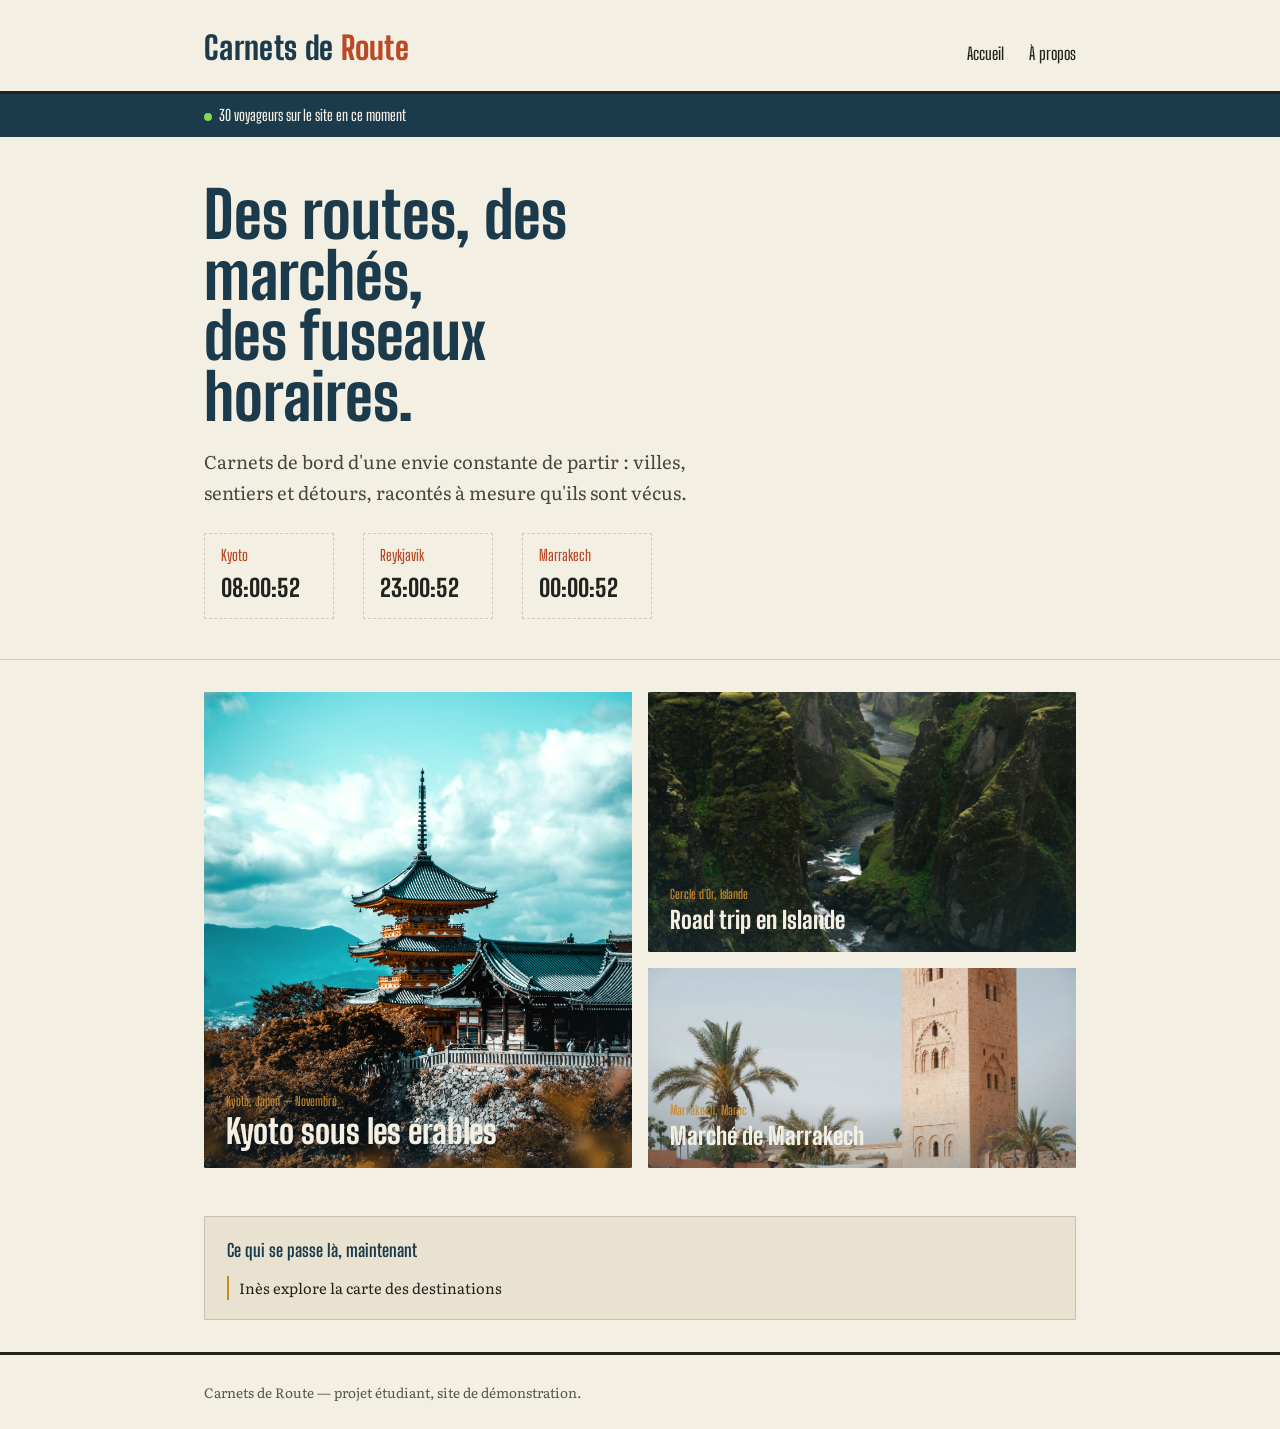
<file: index.html>
<!DOCTYPE html>
<html lang="fr">
<head>
<meta charset="UTF-8">
<meta name="viewport" content="width=device-width, initial-scale=1.0">
<title>Carnets de Route — Blog Voyage</title>
<link rel="preconnect" href="https://fonts.googleapis.com">
<link rel="preconnect" href="https://fonts.gstatic.com" crossorigin>
<link href="https://fonts.googleapis.com/css2?family=Big+Shoulders+Display:wght@600;800&family=Literata:ital,opsz,wght@0,18..144,400;0,18..144,600;1,18..144,400&display=swap" rel="stylesheet">
<link rel="stylesheet" href="style.css">


<script async src="https://www.googletagmanager.com/gtag/js?id=G-Y0S52DSMB1"></script>
<script>
  window.dataLayer = window.dataLayer || [];
  function gtag(){dataLayer.push(arguments);}
  gtag('js', new Date());
  gtag('config', 'G-Y0S52DSMB1');
</script>

</head>
<body>

<header class="site-header">
  <div class="wrap">
    <a href="index.html" class="site-title">Carnets de <span>Route</span></a>
    <nav class="site-nav">
      <a href="index.html">Accueil</a>
      <a href="about.html">À propos</a>
    </nav>
  </div>
</header>

<div class="status-bar">
  <div class="wrap">
    <span><span class="dot"></span><span id="online-count">32</span> voyageurs sur le site en ce moment</span>
  </div>
</div>

<section class="hero">
  <div class="wrap">
    <h1>Des routes, des marchés,<span class="line2">des fuseaux horaires.</span></h1>
    <p>Carnets de bord d'une envie constante de partir : villes, sentiers et détours, racontés à mesure qu'ils sont vécus.</p>

    <div class="world-clocks">
      <div class="clock">
        <div class="city">Kyoto</div>
        <div class="time" id="clock-tokyo">--:--:--</div>
      </div>
      <div class="clock">
        <div class="city">Reykjavik</div>
        <div class="time" id="clock-reykjavik">--:--:--</div>
      </div>
      <div class="clock">
        <div class="city">Marrakech</div>
        <div class="time" id="clock-marrakech">--:--:--</div>
      </div>
    </div>
  </div>
</section>

<div class="wrap">
  <div class="bento">
    <a class="entry-card" href="article-kyoto.html">
      <div class="photo" style="position:absolute; inset:0;">
        <img src="images/kyoto.jpg" alt="Kyoto sous les érables" loading="lazy" onerror="this.style.display='none'">
      </div>
      <div class="card-inner">
        <div class="meta">Kyoto, Japon — Novembre</div>
        <h3>Kyoto sous les érables</h3>
      </div>
    </a>

    <a class="entry-card" href="article-islande.html">
      <div class="photo" style="position:absolute; inset:0;">
        <img src="images/islande.jpg" alt="Road trip en Islande" loading="lazy" onerror="this.style.display='none'">
      </div>
      <div class="card-inner">
        <div class="meta">Cercle d'Or, Islande</div>
        <h3>Road trip en Islande</h3>
      </div>
    </a>

    <a class="entry-card" href="article-marrakech.html">
      <div class="photo" style="position:absolute; inset:0;">
        <img src="images/marrakech.jpg" alt="Marché de Marrakech" loading="lazy" onerror="this.style.display='none'">
      </div>
      <div class="card-inner">
        <div class="meta">Marrakech, Maroc</div>
        <h3>Marché de Marrakech</h3>
      </div>
    </a>
  </div>

  <div class="activity">
    <h2>Ce qui se passe là, maintenant</h2>
    <ul id="activity-feed"></ul>
  </div>
</div>

<footer class="site-footer">
  <div class="wrap">
    Carnets de Route — projet étudiant, site de démonstration.
  </div>
</footer>

<script src="script.js"></script>
</body>
</html>
</file>
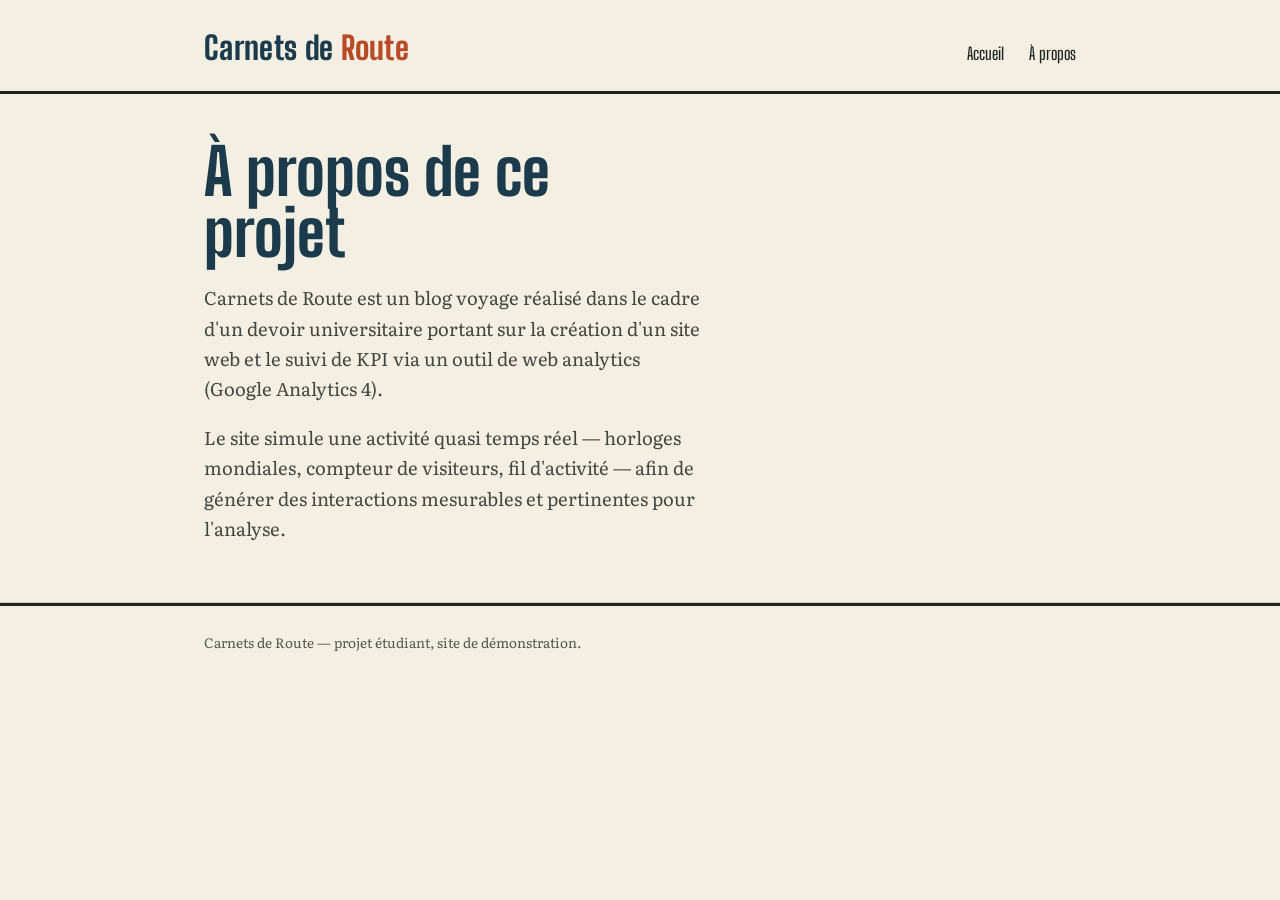
<file: about.html>
<!DOCTYPE html>
<html lang="fr">
<head>
<meta charset="UTF-8">
<meta name="viewport" content="width=device-width, initial-scale=1.0">
<title>À propos — Carnets de Route</title>
<link rel="preconnect" href="https://fonts.googleapis.com">
<link rel="preconnect" href="https://fonts.gstatic.com" crossorigin>
<link href="https://fonts.googleapis.com/css2?family=Big+Shoulders+Display:wght@600;800&family=Literata:ital,opsz,wght@0,18..144,400;0,18..144,600;1,18..144,400&display=swap" rel="stylesheet">
<link rel="stylesheet" href="style.css">
</head>
<body>

  
<script async src="https://www.googletagmanager.com/gtag/js?id=G-Y0S52DSMB1"></script>
<script>
  window.dataLayer = window.dataLayer || [];
  function gtag(){dataLayer.push(arguments);}
  gtag('js', new Date());
  gtag('config', 'G-Y0S52DSMB1');
</script>

  
<header class="site-header">
  <div class="wrap">
    <a href="index.html" class="site-title">Carnets de <span>Route</span></a>
    <nav class="site-nav">
      <a href="index.html">Accueil</a>
      <a href="about.html">À propos</a>
    </nav>
  </div>
</header>

<section class="hero">
  <div class="wrap">
    <h1>À propos de ce projet</h1>
    <p>Carnets de Route est un blog voyage réalisé dans le cadre d'un devoir universitaire portant sur la création d'un site web et le suivi de KPI via un outil de web analytics (Google Analytics 4).</p>
    <p>Le site simule une activité quasi temps réel — horloges mondiales, compteur de visiteurs, fil d'activité — afin de générer des interactions mesurables et pertinentes pour l'analyse.</p>
  </div>
</section>

<footer class="site-footer">
  <div class="wrap">
    Carnets de Route — projet étudiant, site de démonstration.
  </div>
</footer>

</body>
</html>
</file>
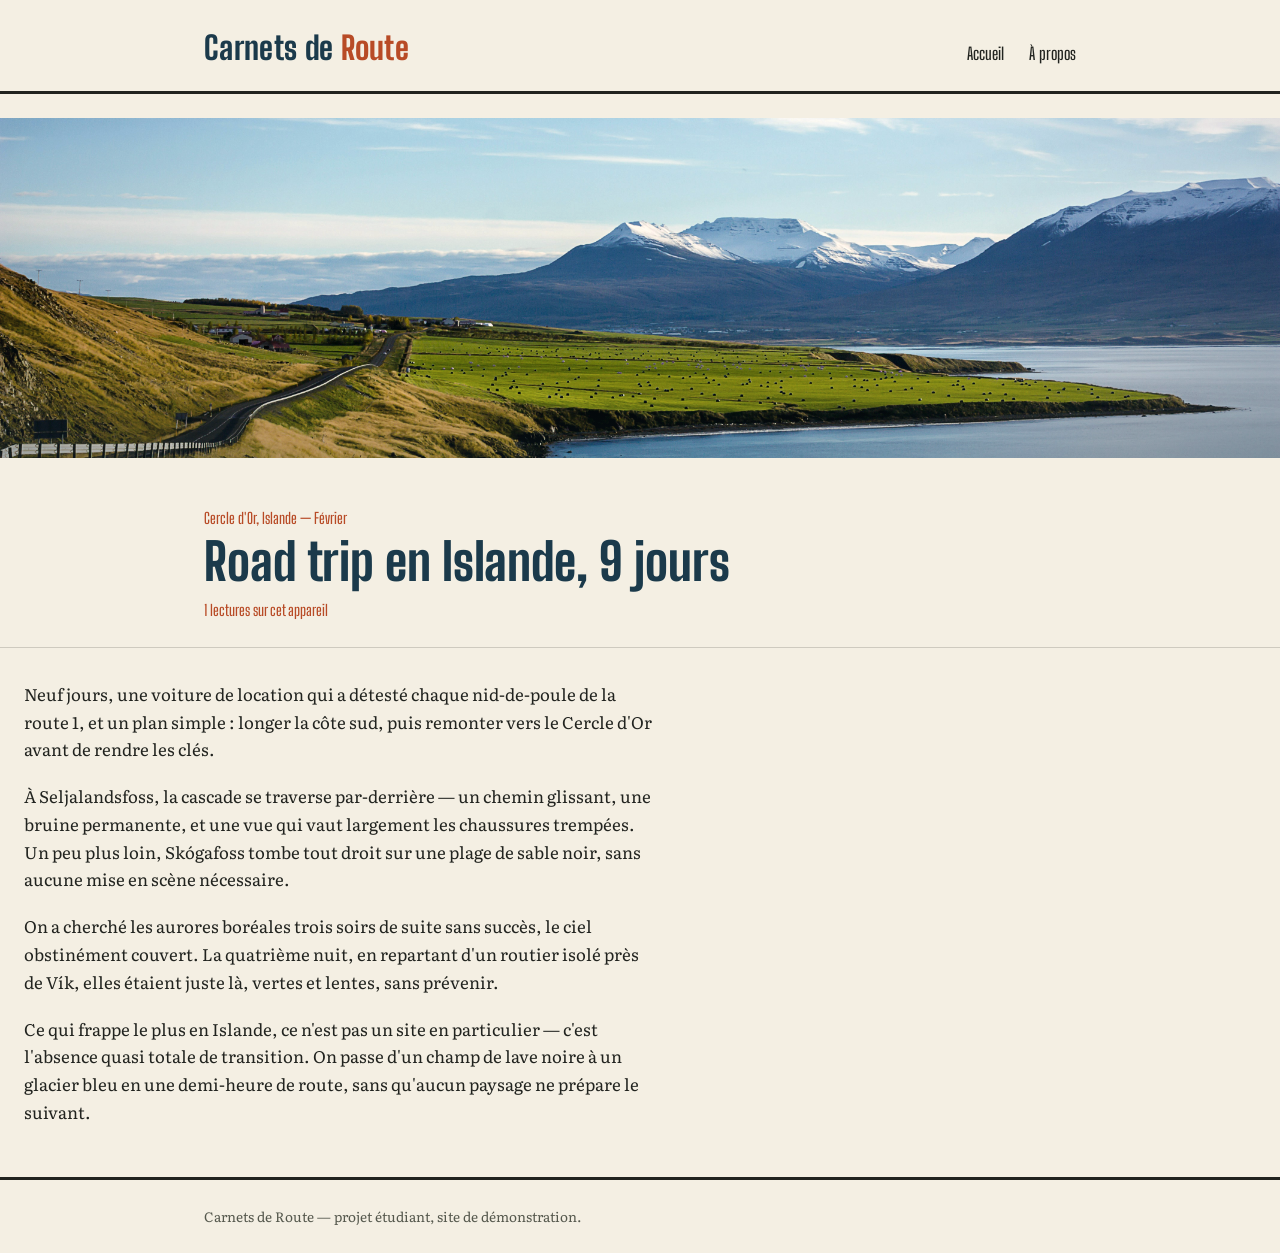
<file: article-islande.html>
<!DOCTYPE html>
<html lang="fr">
<head>
<meta charset="UTF-8">
<meta name="viewport" content="width=device-width, initial-scale=1.0">
<title>Road trip en Islande, 9 jours — Carnets de Route</title>
<link rel="preconnect" href="https://fonts.googleapis.com">
<link rel="preconnect" href="https://fonts.gstatic.com" crossorigin>
<link href="https://fonts.googleapis.com/css2?family=Big+Shoulders+Display:wght@600;800&family=Literata:ital,opsz,wght@0,18..144,400;0,18..144,600;1,18..144,400&display=swap" rel="stylesheet">
<link rel="stylesheet" href="style.css">

<script async src="https://www.googletagmanager.com/gtag/js?id=G-Y0S52DSMB1"></script>
<script>
  window.dataLayer = window.dataLayer || [];
  function gtag(){dataLayer.push(arguments);}
  gtag('js', new Date());
  gtag('config', 'G-Y0S52DSMB1');
</script>
  
</head>
<body data-article-id="islande">

<header class="site-header">
  <div class="wrap">
    <a href="index.html" class="site-title">Carnets de <span>Route</span></a>
    <nav class="site-nav">
      <a href="index.html">Accueil</a>
      <a href="about.html">À propos</a>
    </nav>
  </div>
</header>

<div class="photo article-photo">
  <img src="images/islande2.jpg" alt="Road trip en Islande" onerror="this.style.display='none'">
</div>

<header class="article-header">
  <div class="wrap">
    <div class="meta">Cercle d'Or, Islande — Février</div>
    <h1>Road trip en Islande, 9 jours</h1>
    <div class="views-counter"><span id="views-count">0</span> lectures sur cet appareil</div>
  </div>
</header>

<article class="article-body">
  <div class="wrap">
    <p>Neuf jours, une voiture de location qui a détesté chaque nid-de-poule de la route 1, et un plan simple : longer la côte sud, puis remonter vers le Cercle d'Or avant de rendre les clés.</p>

    <p>À Seljalandsfoss, la cascade se traverse par-derrière — un chemin glissant, une bruine permanente, et une vue qui vaut largement les chaussures trempées. Un peu plus loin, Skógafoss tombe tout droit sur une plage de sable noir, sans aucune mise en scène nécessaire.</p>

    <p>On a cherché les aurores boréales trois soirs de suite sans succès, le ciel obstinément couvert. La quatrième nuit, en repartant d'un routier isolé près de Vík, elles étaient juste là, vertes et lentes, sans prévenir.</p>

    <p>Ce qui frappe le plus en Islande, ce n'est pas un site en particulier — c'est l'absence quasi totale de transition. On passe d'un champ de lave noire à un glacier bleu en une demi-heure de route, sans qu'aucun paysage ne prépare le suivant.</p>
  </div>
</article>

<footer class="site-footer">
  <div class="wrap">
    Carnets de Route — projet étudiant, site de démonstration.
  </div>
</footer>

<script src="script.js"></script>
</body>
</html>
</file>
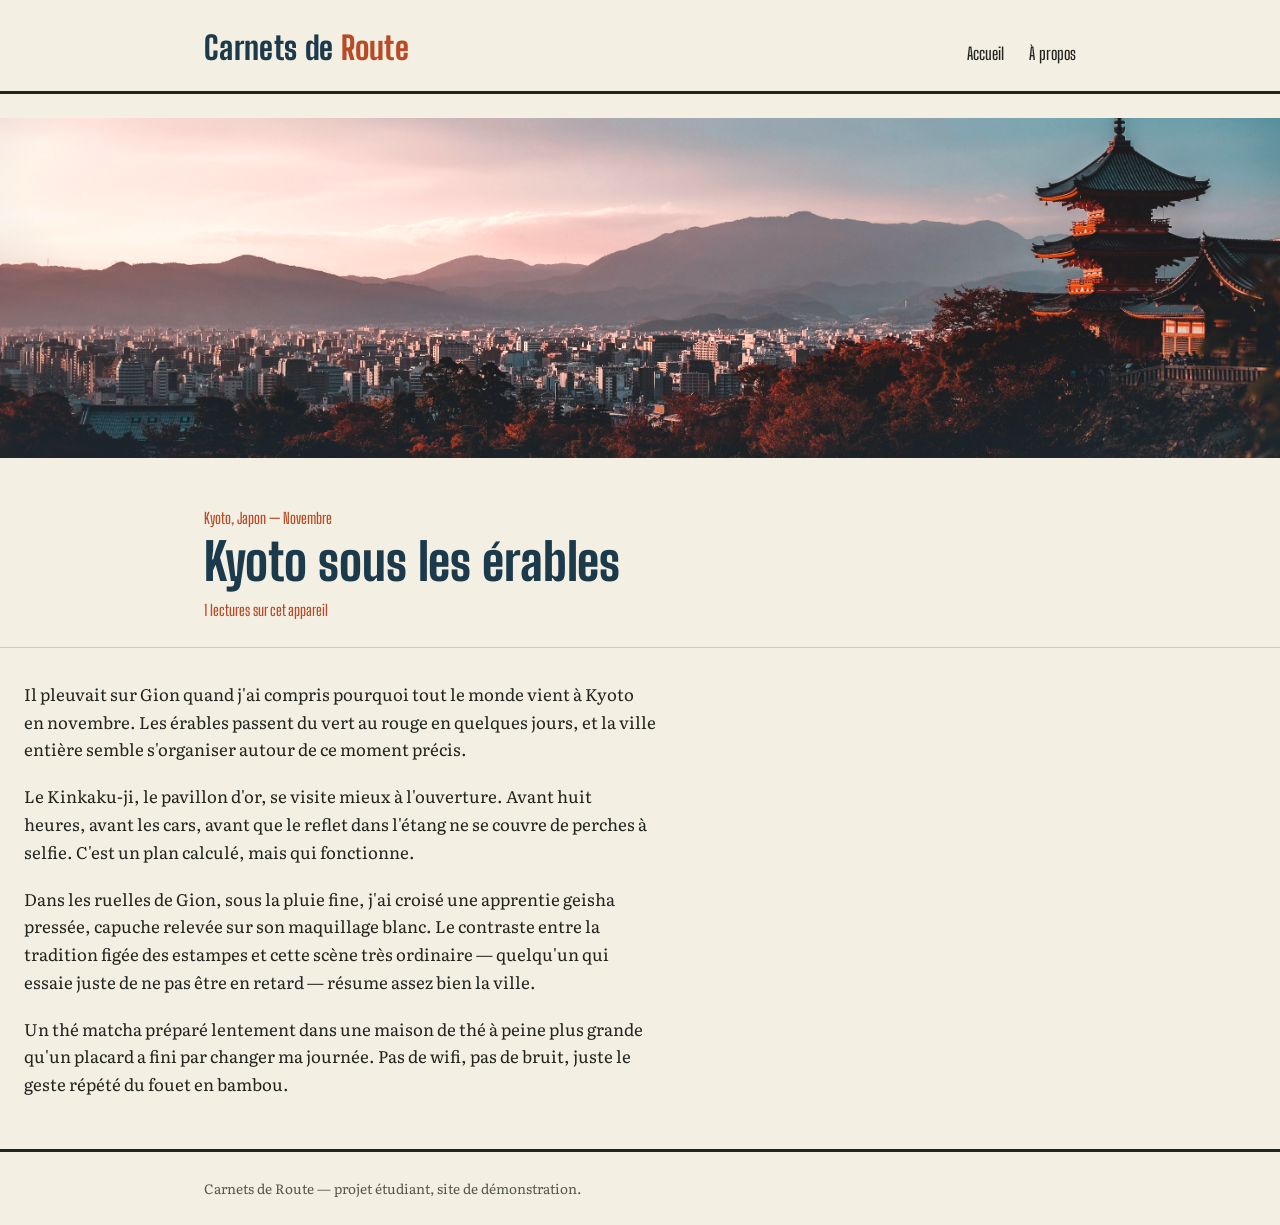
<file: article-kyoto.html>
<!DOCTYPE html>
<html lang="fr">
<head>
<meta charset="UTF-8">
<meta name="viewport" content="width=device-width, initial-scale=1.0">
<title>Kyoto sous les érables — Carnets de Route</title>
<link rel="preconnect" href="https://fonts.googleapis.com">
<link rel="preconnect" href="https://fonts.gstatic.com" crossorigin>
<link href="https://fonts.googleapis.com/css2?family=Big+Shoulders+Display:wght@600;800&family=Literata:ital,opsz,wght@0,18..144,400;0,18..144,600;1,18..144,400&display=swap" rel="stylesheet">
<link rel="stylesheet" href="style.css">


<script async src="https://www.googletagmanager.com/gtag/js?id=G-Y0S52DSMB1"></script>
<script>
  window.dataLayer = window.dataLayer || [];
  function gtag(){dataLayer.push(arguments);}
  gtag('js', new Date());
  gtag('config', 'G-Y0S52DSMB1');
</script>

</head>
<body data-article-id="kyoto">

<header class="site-header">
  <div class="wrap">
    <a href="index.html" class="site-title">Carnets de <span>Route</span></a>
    <nav class="site-nav">
      <a href="index.html">Accueil</a>
      <a href="about.html">À propos</a>
    </nav>
  </div>
</header>

<div class="photo article-photo">
  <img src="images/kyoto2.jpg" alt="Kyoto sous les érables" onerror="this.style.display='none'">
</div>

<header class="article-header">
  <div class="wrap">
    <div class="meta">Kyoto, Japon — Novembre</div>
    <h1>Kyoto sous les érables</h1>
    <div class="views-counter"><span id="views-count">0</span> lectures sur cet appareil</div>
  </div>
</header>

<article class="article-body">
  <div class="wrap">
    <p>Il pleuvait sur Gion quand j'ai compris pourquoi tout le monde vient à Kyoto en novembre. Les érables passent du vert au rouge en quelques jours, et la ville entière semble s'organiser autour de ce moment précis.</p>

    <p>Le Kinkaku-ji, le pavillon d'or, se visite mieux à l'ouverture. Avant huit heures, avant les cars, avant que le reflet dans l'étang ne se couvre de perches à selfie. C'est un plan calculé, mais qui fonctionne.</p>

    <p>Dans les ruelles de Gion, sous la pluie fine, j'ai croisé une apprentie geisha pressée, capuche relevée sur son maquillage blanc. Le contraste entre la tradition figée des estampes et cette scène très ordinaire — quelqu'un qui essaie juste de ne pas être en retard — résume assez bien la ville.</p>

    <p>Un thé matcha préparé lentement dans une maison de thé à peine plus grande qu'un placard a fini par changer ma journée. Pas de wifi, pas de bruit, juste le geste répété du fouet en bambou.</p>
  </div>
</article>

<footer class="site-footer">
  <div class="wrap">
    Carnets de Route — projet étudiant, site de démonstration.
  </div>
</footer>

<script src="script.js"></script>
</body>
</html>
</file>
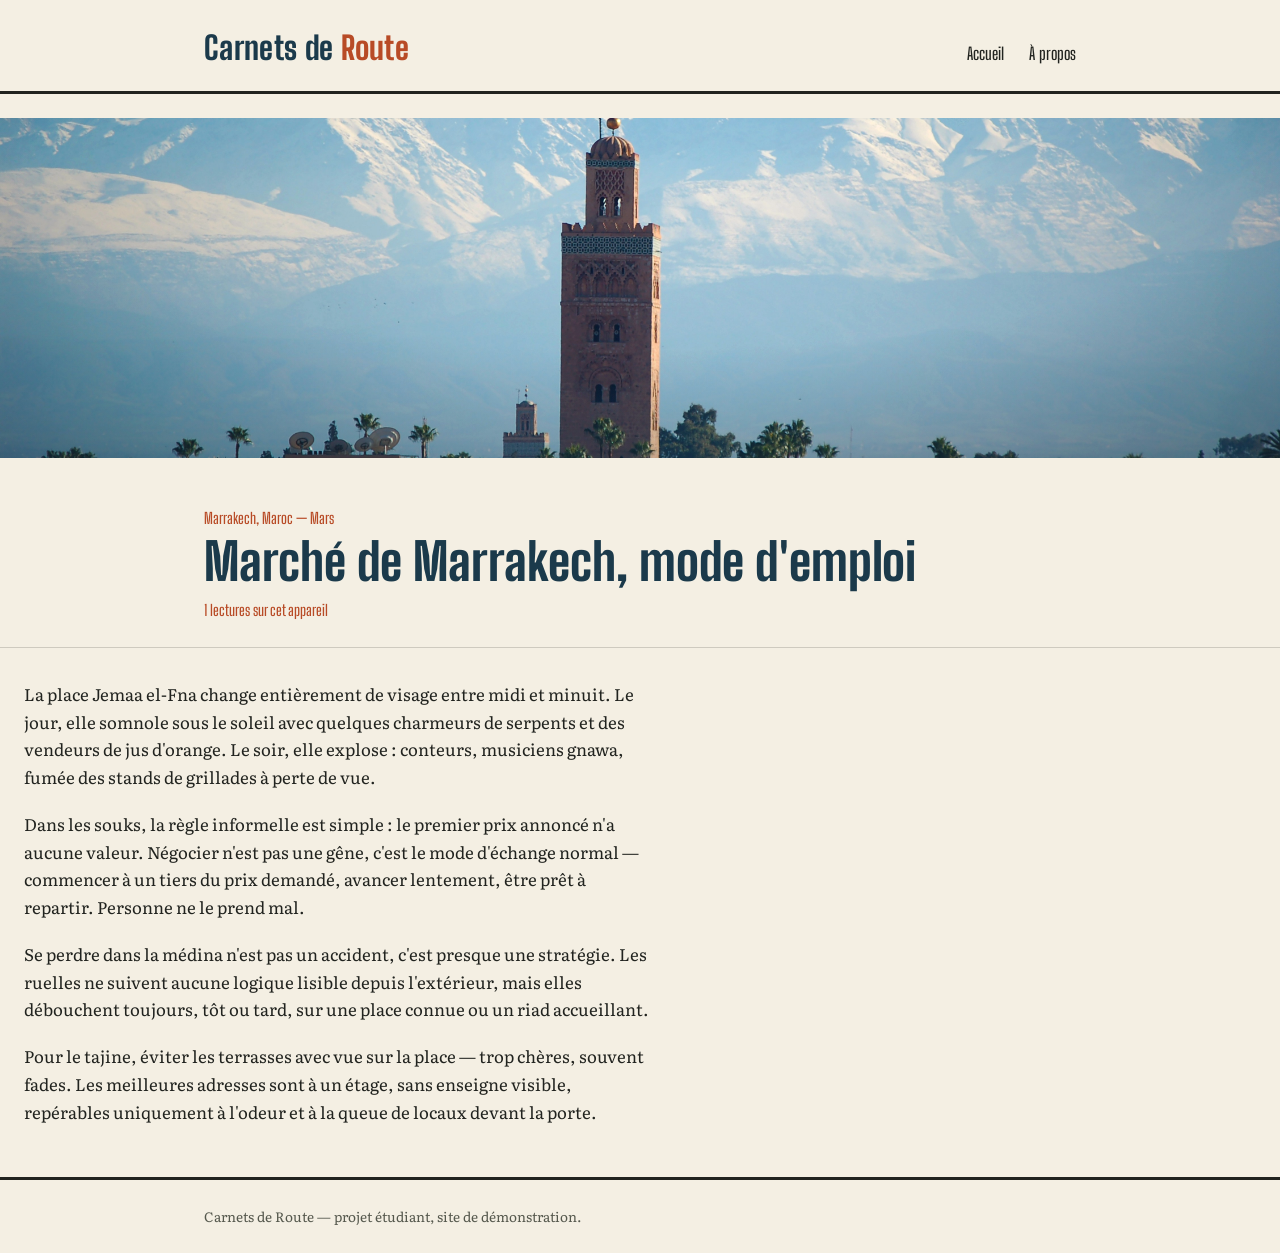
<file: article-marrakech.html>
<!DOCTYPE html>
<html lang="fr">
<head>
<meta charset="UTF-8">
<meta name="viewport" content="width=device-width, initial-scale=1.0">
<title>Marché de Marrakech, mode d'emploi — Carnets de Route</title>
<link rel="preconnect" href="https://fonts.googleapis.com">
<link rel="preconnect" href="https://fonts.gstatic.com" crossorigin>
<link href="https://fonts.googleapis.com/css2?family=Big+Shoulders+Display:wght@600;800&family=Literata:ital,opsz,wght@0,18..144,400;0,18..144,600;1,18..144,400&display=swap" rel="stylesheet">
<link rel="stylesheet" href="style.css">


<script async src="https://www.googletagmanager.com/gtag/js?id=G-Y0S52DSMB1"></script>
<script>
  window.dataLayer = window.dataLayer || [];
  function gtag(){dataLayer.push(arguments);}
  gtag('js', new Date());
  gtag('config', 'G-Y0S52DSMB1');
</script>

</head>
<body data-article-id="marrakech">

<header class="site-header">
  <div class="wrap">
    <a href="index.html" class="site-title">Carnets de <span>Route</span></a>
    <nav class="site-nav">
      <a href="index.html">Accueil</a>
      <a href="about.html">À propos</a>
    </nav>
  </div>
</header>

<div class="photo article-photo">
  <img src="images/marrakech2.jpg" alt="Marché de Marrakech" onerror="this.style.display='none'">
</div>

<header class="article-header">
  <div class="wrap">
    <div class="meta">Marrakech, Maroc — Mars</div>
    <h1>Marché de Marrakech, mode d'emploi</h1>
    <div class="views-counter"><span id="views-count">0</span> lectures sur cet appareil</div>
  </div>
</header>

<article class="article-body">
  <div class="wrap">
    <p>La place Jemaa el-Fna change entièrement de visage entre midi et minuit. Le jour, elle somnole sous le soleil avec quelques charmeurs de serpents et des vendeurs de jus d'orange. Le soir, elle explose : conteurs, musiciens gnawa, fumée des stands de grillades à perte de vue.</p>

    <p>Dans les souks, la règle informelle est simple : le premier prix annoncé n'a aucune valeur. Négocier n'est pas une gêne, c'est le mode d'échange normal — commencer à un tiers du prix demandé, avancer lentement, être prêt à repartir. Personne ne le prend mal.</p>

    <p>Se perdre dans la médina n'est pas un accident, c'est presque une stratégie. Les ruelles ne suivent aucune logique lisible depuis l'extérieur, mais elles débouchent toujours, tôt ou tard, sur une place connue ou un riad accueillant.</p>

    <p>Pour le tajine, éviter les terrasses avec vue sur la place — trop chères, souvent fades. Les meilleures adresses sont à un étage, sans enseigne visible, repérables uniquement à l'odeur et à la queue de locaux devant la porte.</p>
  </div>
</article>

<footer class="site-footer">
  <div class="wrap">
    Carnets de Route — projet étudiant, site de démonstration.
  </div>
</footer>

<script src="script.js"></script>
</body>
</html>
</file>
<file: style.css>
:root {
  --ink: #21231F;
  --paper: #F4EFE3;
  --paper-dim: #E9E2D0;
  --prussian: #1B3A4B;
  --prussian-light: #2C5468;
  --ochre: #C98A2B;
  --rust: #B84B26;
  --line: rgba(33, 35, 31, 0.18);
  --font-display: 'Big Shoulders Display', sans-serif;
  --font-body: 'Literata', serif;
}

* { box-sizing: border-box; }

html { scroll-behavior: smooth; }

body {
  margin: 0;
  background: var(--paper);
  color: var(--ink);
  font-family: var(--font-body);
  font-size: 1.05rem;
  line-height: 1.65;
}

a { color: inherit; }

.wrap {
  max-width: 920px;
  margin: 0 auto;
  padding: 0 1.5rem;
}

/* ---------- Header ---------- */

.site-header {
  border-bottom: 3px solid var(--ink);
  padding: 1.4rem 0 1rem;
}

.site-header .wrap {
  display: flex;
  align-items: baseline;
  justify-content: space-between;
  flex-wrap: wrap;
  gap: 0.5rem;
}

.site-title {
  font-family: var(--font-display);
  font-weight: 800;
  font-size: 2rem;
  letter-spacing: 0.01em;
  text-decoration: none;
  color: var(--prussian);
}

.site-title span { color: var(--rust); }

.site-nav a {
  text-decoration: none;
  font-family: var(--font-display);
  font-weight: 600;
  font-size: 1.05rem;
  margin-left: 1.4rem;
  color: var(--ink);
  border-bottom: 2px solid transparent;
}

.site-nav a:hover { border-bottom-color: var(--rust); }

/* ---------- Bandeau statut temps réel ---------- */

.status-bar {
  background: var(--prussian);
  color: var(--paper);
  font-family: var(--font-display);
  font-weight: 600;
  font-size: 0.95rem;
}

.status-bar .wrap {
  display: flex;
  flex-wrap: wrap;
  gap: 1.6rem;
  padding: 0.55rem 1.5rem;
}

.status-bar .dot {
  display: inline-block;
  width: 8px;
  height: 8px;
  border-radius: 50%;
  background: #7FD858;
  margin-right: 0.45rem;
  animation: pulse 1.8s infinite;
}

@keyframes pulse {
  0%, 100% { opacity: 1; }
  50% { opacity: 0.35; }
}

/* ---------- Hero ---------- */

.hero {
  padding: 3rem 0 2.5rem;
  border-bottom: 1px solid var(--line);
}

.hero h1 {
  font-family: var(--font-display);
  font-weight: 800;
  font-size: clamp(2.4rem, 6vw, 4rem);
  line-height: 0.95;
  margin: 0 0 1rem;
  color: var(--prussian);
  max-width: 14ch;
}

.hero p {
  max-width: 46ch;
  font-size: 1.15rem;
  color: #45473f;
}

.hero h1 .line2 {
  display: block;
}

/* ---------- Horloges monde ---------- */

.world-clocks {
  display: flex;
  gap: 1.8rem;
  flex-wrap: wrap;
  margin-top: 1.6rem;
}

.clock {
  border: 1px dashed var(--line);
  padding: 0.6rem 1rem;
  min-width: 130px;
}

.clock .city {
  font-family: var(--font-display);
  font-weight: 600;
  font-size: 0.95rem;
  color: var(--rust);
}

.clock .time {
  font-family: var(--font-display);
  font-size: 1.5rem;
  font-weight: 800;
  color: var(--ink);
}

/* ---------- Traitement photo (grain + vignette, esthétique éditoriale) ---------- */

.photo {
  position: relative;
  overflow: hidden;
  background: linear-gradient(135deg, var(--prussian-light), var(--prussian));
  background-size: cover;
  background-position: center;
}

.photo::before {
  /* grain léger, superposé sur toute image */
  content: "";
  position: absolute;
  inset: 0;
  background-image: url("data:image/svg+xml;utf8,<svg xmlns='http://www.w3.org/2000/svg' width='120' height='120'><filter id='n'><feTurbulence type='fractalNoise' baseFrequency='0.85' numOctaves='2' stitchTiles='stitch'/></filter><rect width='100%25' height='100%25' filter='url(%23n)' opacity='0.35'/></svg>");
  mix-blend-mode: overlay;
  opacity: 0.5;
  pointer-events: none;
}

.photo::after {
  /* vignette + teinte chaude, look pellicule */
  content: "";
  position: absolute;
  inset: 0;
  background: radial-gradient(120% 120% at 50% 20%, transparent 40%, rgba(27, 58, 75, 0.55) 100%);
  pointer-events: none;
}

.photo img {
  width: 100%;
  height: 100%;
  object-fit: cover;
  display: block;
  filter: saturate(0.92) contrast(1.05) sepia(0.08);
}

/* ---------- Grille bento des destinations ---------- */

.bento {
  display: grid;
  grid-template-columns: repeat(4, 1fr);
  grid-template-rows: 260px 200px;
  gap: 1rem;
  margin: 2rem 0 3rem;
}

.bento .entry-card {
  position: relative;
  overflow: hidden;
  border-radius: 2px;
  text-decoration: none;
  color: var(--paper);
  display: flex;
  align-items: flex-end;
  opacity: 0;
  transform: translateY(16px);
  transition: opacity 0.6s ease, transform 0.6s ease;
}

.bento .entry-card.visible {
  opacity: 1;
  transform: translateY(0);
}

.bento .entry-card:nth-child(1) { grid-column: 1 / 3; grid-row: 1 / 3; }
.bento .entry-card:nth-child(2) { grid-column: 3 / 5; grid-row: 1 / 2; }
.bento .entry-card:nth-child(3) { grid-column: 3 / 5; grid-row: 2 / 3; }

.bento .card-inner {
  position: relative;
  z-index: 1;
  padding: 1.2rem 1.4rem;
  width: 100%;
}

.bento .card-inner .meta {
  font-family: var(--font-display);
  font-weight: 600;
  font-size: 0.8rem;
  color: var(--ochre);
  text-transform: none;
}

.bento .card-inner h3 {
  font-family: var(--font-display);
  font-weight: 800;
  font-size: 1.5rem;
  margin: 0.15rem 0 0;
  line-height: 1.02;
}

.bento .entry-card:nth-child(1) .card-inner h3 { font-size: 2.1rem; }

@media (max-width: 720px) {
  .bento { grid-template-columns: 1fr; grid-template-rows: none; }
  .bento .entry-card:nth-child(1),
  .bento .entry-card:nth-child(2),
  .bento .entry-card:nth-child(3) {
    grid-column: 1; grid-row: auto; height: 220px;
  }
}

/* ---------- Hero photo article ---------- */

.article-photo {
  height: 340px;
  margin: 1.5rem 0 0;
}

/* ---------- Articles / carnets ---------- */

.log-section {
  padding: 2.5rem 0;
}

.log-section h2 {
  font-family: var(--font-display);
  font-weight: 800;
  font-size: 1.6rem;
  color: var(--prussian);
  margin-bottom: 1.5rem;
}

.entry {
  display: grid;
  grid-template-columns: 96px 1fr;
  gap: 1.4rem;
  padding: 1.4rem 0;
  border-top: 1px dashed var(--line);
  text-decoration: none;
  color: inherit;
}

.entry:first-of-type { border-top: none; }

.entry .stamp {
  font-family: var(--font-display);
  font-weight: 800;
  font-size: 0.85rem;
  color: var(--paper);
  background: var(--rust);
  border-radius: 50%;
  width: 76px;
  height: 76px;
  display: flex;
  align-items: center;
  justify-content: center;
  text-align: center;
  line-height: 1.1;
  transform: rotate(-6deg);
  border: 2px dotted var(--paper);
  outline: 1.5px solid var(--rust);
  outline-offset: 2px;
}

.entry h3 {
  font-family: var(--font-display);
  font-weight: 700;
  font-size: 1.5rem;
  margin: 0 0 0.3rem;
}

.entry .meta {
  font-size: 0.85rem;
  color: var(--rust);
  font-family: var(--font-display);
  font-weight: 600;
  margin-bottom: 0.5rem;
}

.entry p { margin: 0; color: #45473f; }

/* ---------- Activité récente (feed simulé) ---------- */

.activity {
  background: var(--paper-dim);
  border: 1px solid var(--line);
  padding: 1.2rem 1.4rem;
  margin: 2rem 0;
}

.activity h2 {
  font-family: var(--font-display);
  font-size: 1.1rem;
  margin: 0 0 0.7rem;
  color: var(--prussian);
}

#activity-feed {
  list-style: none;
  margin: 0;
  padding: 0;
  font-size: 0.92rem;
  display: flex;
  flex-direction: column;
  gap: 0.4rem;
}

#activity-feed li {
  opacity: 0;
  animation: fadein 0.5s forwards;
  border-left: 2px solid var(--ochre);
  padding-left: 0.6rem;
}

@keyframes fadein { to { opacity: 1; } }

/* ---------- Article single page ---------- */

.article-header {
  padding: 3rem 0 1.5rem;
  border-bottom: 1px solid var(--line);
}

.article-header .meta {
  font-family: var(--font-display);
  font-weight: 600;
  color: var(--rust);
  font-size: 0.95rem;
}

.article-header h1 {
  font-family: var(--font-display);
  font-weight: 800;
  font-size: clamp(2rem, 5vw, 3.2rem);
  color: var(--prussian);
  margin: 0.3rem 0 0.6rem;
  line-height: 1.02;
}

.article-body {
  padding: 2rem 0;
  max-width: 68ch;
}

.article-body p { margin: 0 0 1.2rem; }

.views-counter {
  font-family: var(--font-display);
  font-weight: 600;
  font-size: 0.95rem;
  color: var(--rust);
  margin-top: 0.6rem;
}

/* ---------- Footer ---------- */

.site-footer {
  border-top: 3px solid var(--ink);
  padding: 1.6rem 0;
  font-size: 0.85rem;
  color: #55584d;
}

@media (max-width: 600px) {
  .entry { grid-template-columns: 60px 1fr; }
  .entry .stamp { width: 54px; height: 54px; font-size: 0.65rem; }
}
</file>
